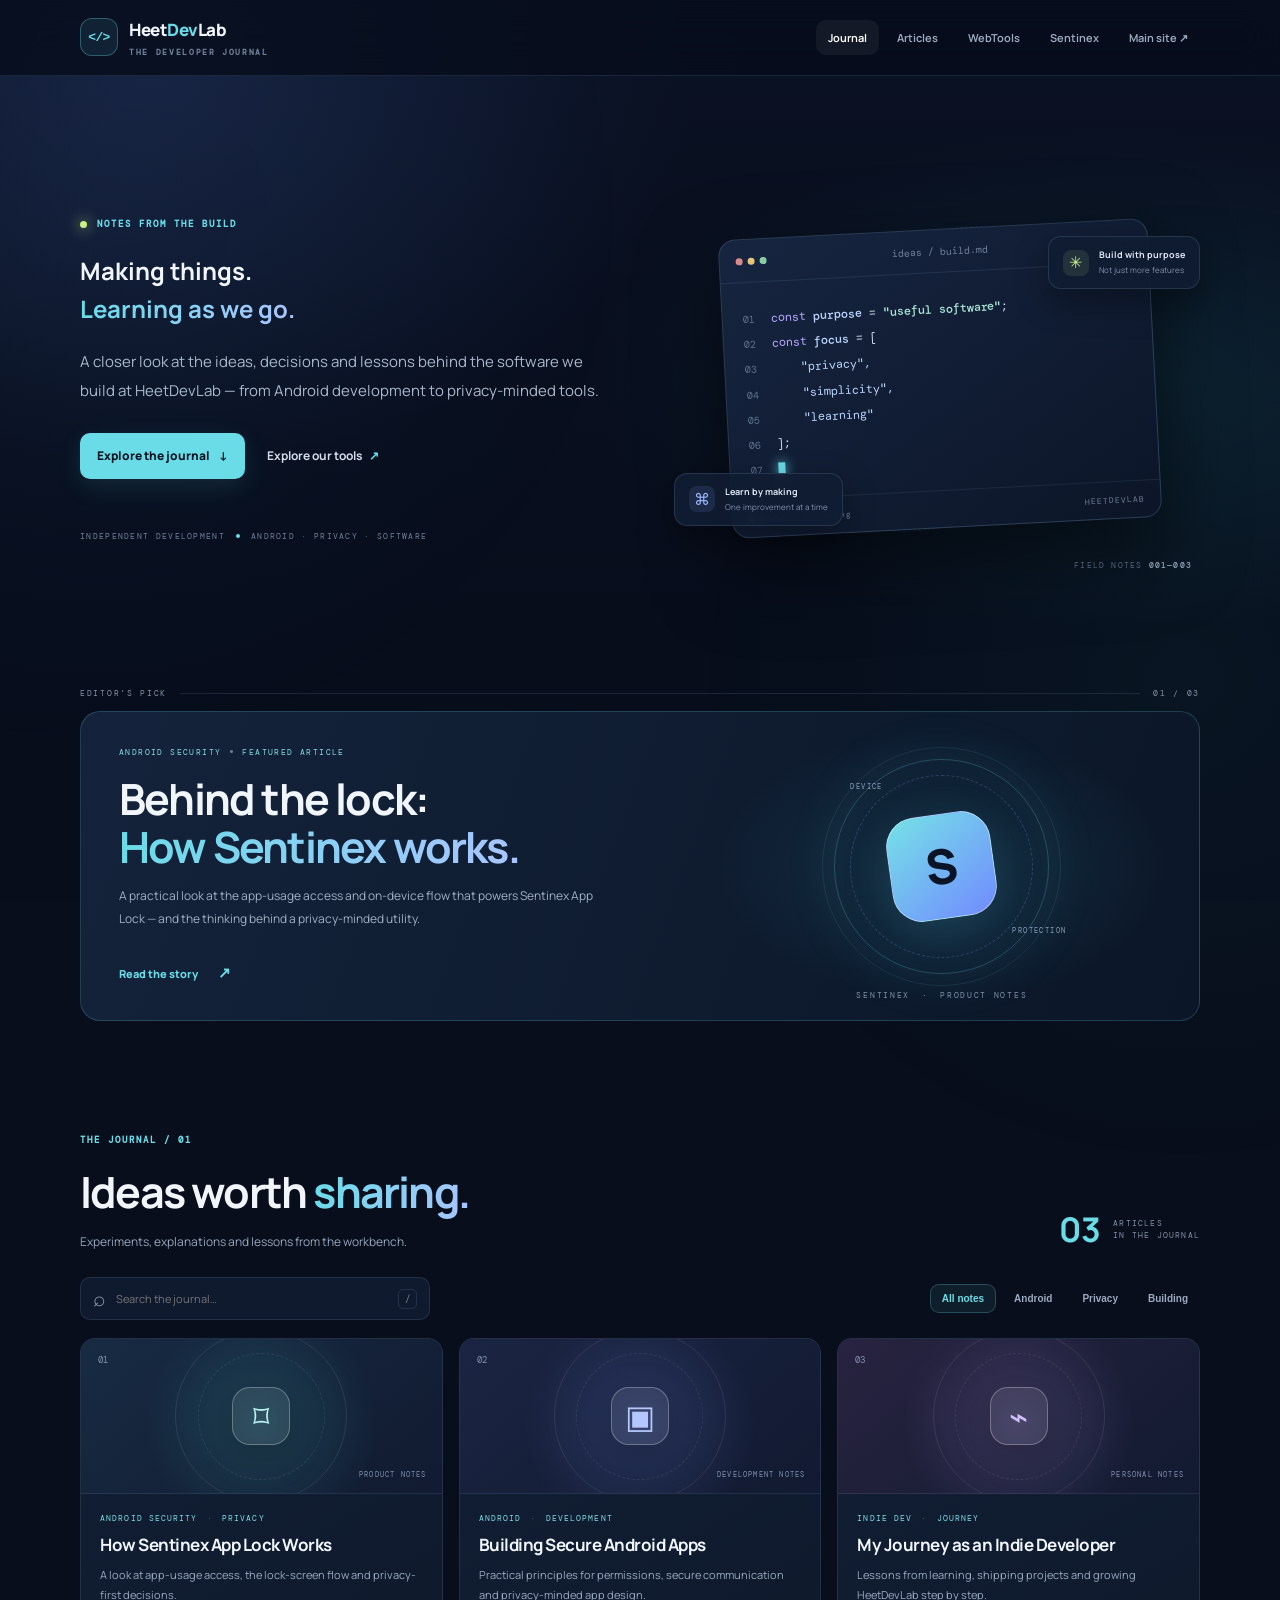
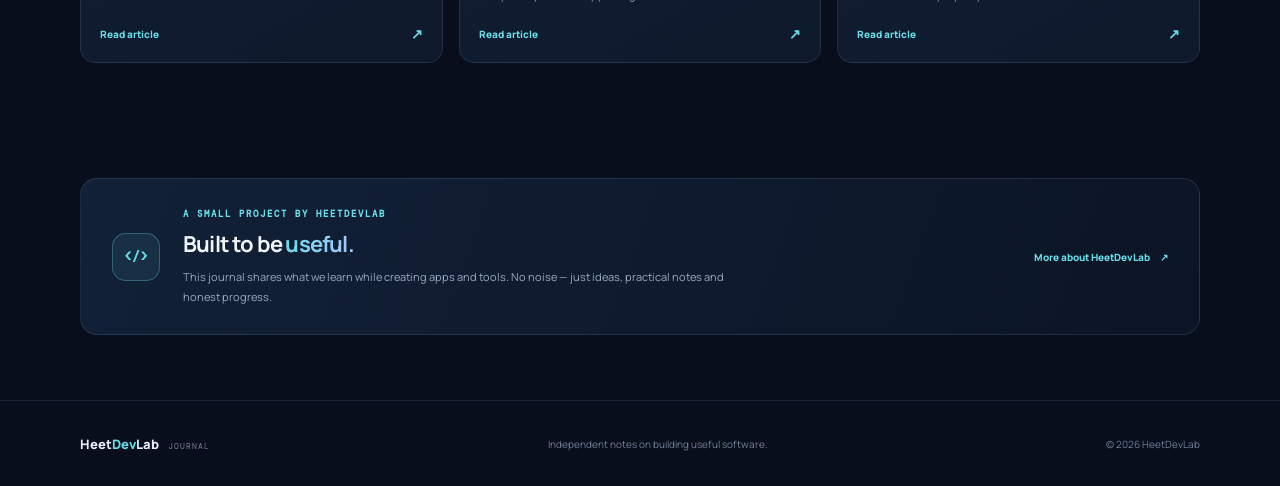
<file: index.html>
<!doctype html>
<html lang="en">
<head>
  <meta charset="utf-8">
  <meta name="viewport" content="width=device-width, initial-scale=1">
  <meta name="theme-color" content="#080e1b">
  <title>HeetDevLab Journal — Building software, learning in public</title>
  <meta name="description" content="The HeetDevLab journal: practical notes from building Android apps, privacy-focused tools and independent software.">
  <link rel="icon" href="../favicon.png">
  <link rel="preconnect" href="https://fonts.googleapis.com">
  <link rel="preconnect" href="https://fonts.gstatic.com" crossorigin>
  <link href="https://fonts.googleapis.com/css2?family=DM+Mono:wght@400;500&family=Manrope:wght@400;500;600;700;800&display=swap" rel="stylesheet">
  <link rel="stylesheet" href="assets/css/blog.css">
</head>
<body class="blog-home">
<header class="site-header">
  <div class="nav-wrap">
    <a class="brand" href="/Blog/" aria-label="HeetDevLab Journal home">
      <span class="brand-mark">&lt;/&gt;</span>
      <span class="brand-name">Heet<span>Dev</span>Lab<small>THE DEVELOPER JOURNAL</small></span>
    </a>
    <button class="menu-toggle" type="button" aria-label="Open navigation" aria-expanded="false">☰</button>
    <nav class="nav-links" aria-label="Main navigation">
      <a href="/Blog/" aria-current="page">Journal</a>
      <a href="#articles">Articles</a>
      <a href="/Webtools/">WebTools</a>
      <a href="/Sentinex/">Sentinex</a>
      <a href="/">Main site ↗</a>
    </nav>
  </div>
</header>

<main>
  <section class="home-hero container">
    <div class="hero-copy">
      <div class="eyebrow"><span class="live-dot"></span> NOTES FROM THE BUILD</div>
      <h1>Making things.<br><span class="gradient">Learning as we go.</span></h1>
      <p class="hero-intro">A closer look at the ideas, decisions and lessons behind the software we build at HeetDevLab — from Android development to privacy-minded tools.</p>
      <div class="hero-actions">
        <a class="button" href="#articles">Explore the journal <span aria-hidden="true">↓</span></a>
        <a class="text-link" href="/Webtools/">Explore our tools <span aria-hidden="true">↗</span></a>
      </div>
      <div class="hero-footnote"><span>INDEPENDENT DEVELOPMENT</span><i></i><span>ANDROID · PRIVACY · SOFTWARE</span></div>
    </div>
    <div class="hero-art" aria-label="Illustration of a developer workspace">
      <div class="art-glow"></div>
      <div class="art-orbit orbit-one"></div><div class="art-orbit orbit-two"></div>
      <div class="code-window">
        <div class="window-bar"><span class="window-dots"><i></i><i></i><i></i></span><span>ideas / build.md</span><span>•••</span></div>
        <div class="code-body">
          <div><em>01</em><span class="code-purple">const</span> <b>purpose</b> = <strong>"useful software"</strong>;</div>
          <div><em>02</em><span class="code-purple">const</span> <b>focus</b> = [</div>
          <div><em>03</em><span class="indent">"privacy",</span></div>
          <div><em>04</em><span class="indent">"simplicity",</span></div>
          <div><em>05</em><span class="indent">"learning"</span></div>
          <div><em>06</em>];</div>
          <div class="code-cursor"><em>07</em><span class="cursor"></span></div>
        </div>
        <div class="window-status"><span><i></i> Always building</span><span>HEETDEVLAB</span></div>
      </div>
      <div class="float-note note-top"><span class="note-icon">✳</span><span><b>Build with purpose</b><small>Not just more features</small></span></div>
      <div class="float-note note-bottom"><span class="note-icon note-blue">⌘</span><span><b>Learn by making</b><small>One improvement at a time</small></span></div>
      <div class="art-index">FIELD NOTES <b>001—003</b></div>
    </div>
  </section>

  <section class="container featured-section">
    <div class="section-kicker"><span>EDITOR'S PICK</span><span class="kicker-line"></span><span>01 / 03</span></div>
    <a class="featured-story" href="articles/how-sentinex-works.html">
      <div class="featured-copy">
        <div class="story-meta"><span>ANDROID SECURITY</span><span class="meta-dot"></span><span>FEATURED ARTICLE</span></div>
        <h2>Behind the lock:<br><span class="gradient">How Sentinex works.</span></h2>
        <p>A practical look at the app-usage access and on-device flow that powers Sentinex App Lock — and the thinking behind a privacy-minded utility.</p>
        <span class="story-cta">Read the story <b>↗</b></span>
      </div>
      <div class="featured-visual" aria-hidden="true">
        <div class="shield-ring"><div class="shield-core">S</div><span class="ring-label ring-label-a">DEVICE</span><span class="ring-label ring-label-b">PROTECTION</span></div>
        <div class="visual-caption">SENTINEX <span>·</span> PRODUCT NOTES</div>
      </div>
    </a>
  </section>

  <section class="container journal-section" id="articles">
    <div class="journal-heading">
      <div><div class="eyebrow">THE JOURNAL / 01</div><h2>Ideas worth <span class="gradient">sharing.</span></h2><p>Experiments, explanations and lessons from the workbench.</p></div>
      <div class="journal-total"><strong>03</strong><span>ARTICLES<br>IN THE JOURNAL</span></div>
    </div>
    <div class="article-toolbar">
      <label class="search-wrap"><span aria-hidden="true">⌕</span><input class="search" id="article-search" type="search" placeholder="Search the journal…" aria-label="Search articles"><kbd>/</kbd></label>
      <div class="filters" aria-label="Filter articles">
        <button class="filter active" data-filter="all">All notes</button>
        <button class="filter" data-filter="android">Android</button>
        <button class="filter" data-filter="privacy">Privacy</button>
        <button class="filter" data-filter="building">Building</button>
      </div>
    </div>
    <div class="article-grid">
      <a class="article-card" data-article data-category="privacy" href="articles/how-sentinex-works.html">
        <div class="card-visual visual-security"><span class="visual-symbol">⌑</span><span class="visual-number">01</span><span class="visual-stamp">PRODUCT NOTES</span></div>
        <div class="card-content"><div class="card-category">ANDROID SECURITY <span>·</span> PRIVACY</div><h3>How Sentinex App Lock Works</h3><p>A look at app-usage access, the lock-screen flow and privacy-first decisions.</p><span class="card-link">Read article <b>↗</b></span></div>
      </a>
      <a class="article-card" data-article data-category="android" href="articles/building-secure-android-apps.html">
        <div class="card-visual visual-android"><span class="visual-symbol">▣</span><span class="visual-number">02</span><span class="visual-stamp">DEVELOPMENT NOTES</span></div>
        <div class="card-content"><div class="card-category">ANDROID <span>·</span> DEVELOPMENT</div><h3>Building Secure Android Apps</h3><p>Practical principles for permissions, secure communication and privacy-minded app design.</p><span class="card-link">Read article <b>↗</b></span></div>
      </a>
      <a class="article-card" data-article data-category="building" href="articles/indie-developer-journey.html">
        <div class="card-visual visual-journey"><span class="visual-symbol">⌁</span><span class="visual-number">03</span><span class="visual-stamp">PERSONAL NOTES</span></div>
        <div class="card-content"><div class="card-category">INDIE DEV <span>·</span> JOURNEY</div><h3>My Journey as an Indie Developer</h3><p>Lessons from learning, shipping projects and growing HeetDevLab step by step.</p><span class="card-link">Read article <b>↗</b></span></div>
      </a>
    </div>
    <div class="empty-state" hidden>No matching articles found. Try another search or category.</div>
  </section>

  <section class="container about-strip">
    <div class="about-mark">&lt;/&gt;</div>
    <div class="about-copy"><div class="eyebrow">A SMALL PROJECT BY HEETDEVLAB</div><h2>Built to be <span class="gradient">useful.</span></h2><p>This journal shares what we learn while creating apps and tools. No noise — just ideas, practical notes and honest progress.</p></div>
    <a class="about-link" href="/">More about HeetDevLab <span>↗</span></a>
  </section>
</main>

<footer class="site-footer"><div class="footer-inner"><a class="footer-brand" href="/Blog/">Heet<span>Dev</span>Lab <small>JOURNAL</small></a><span>Independent notes on building useful software.</span><span>© 2026 HeetDevLab</span></div></footer>
<script src="assets/js/blog.js" defer></script>
</body></html>
</file>
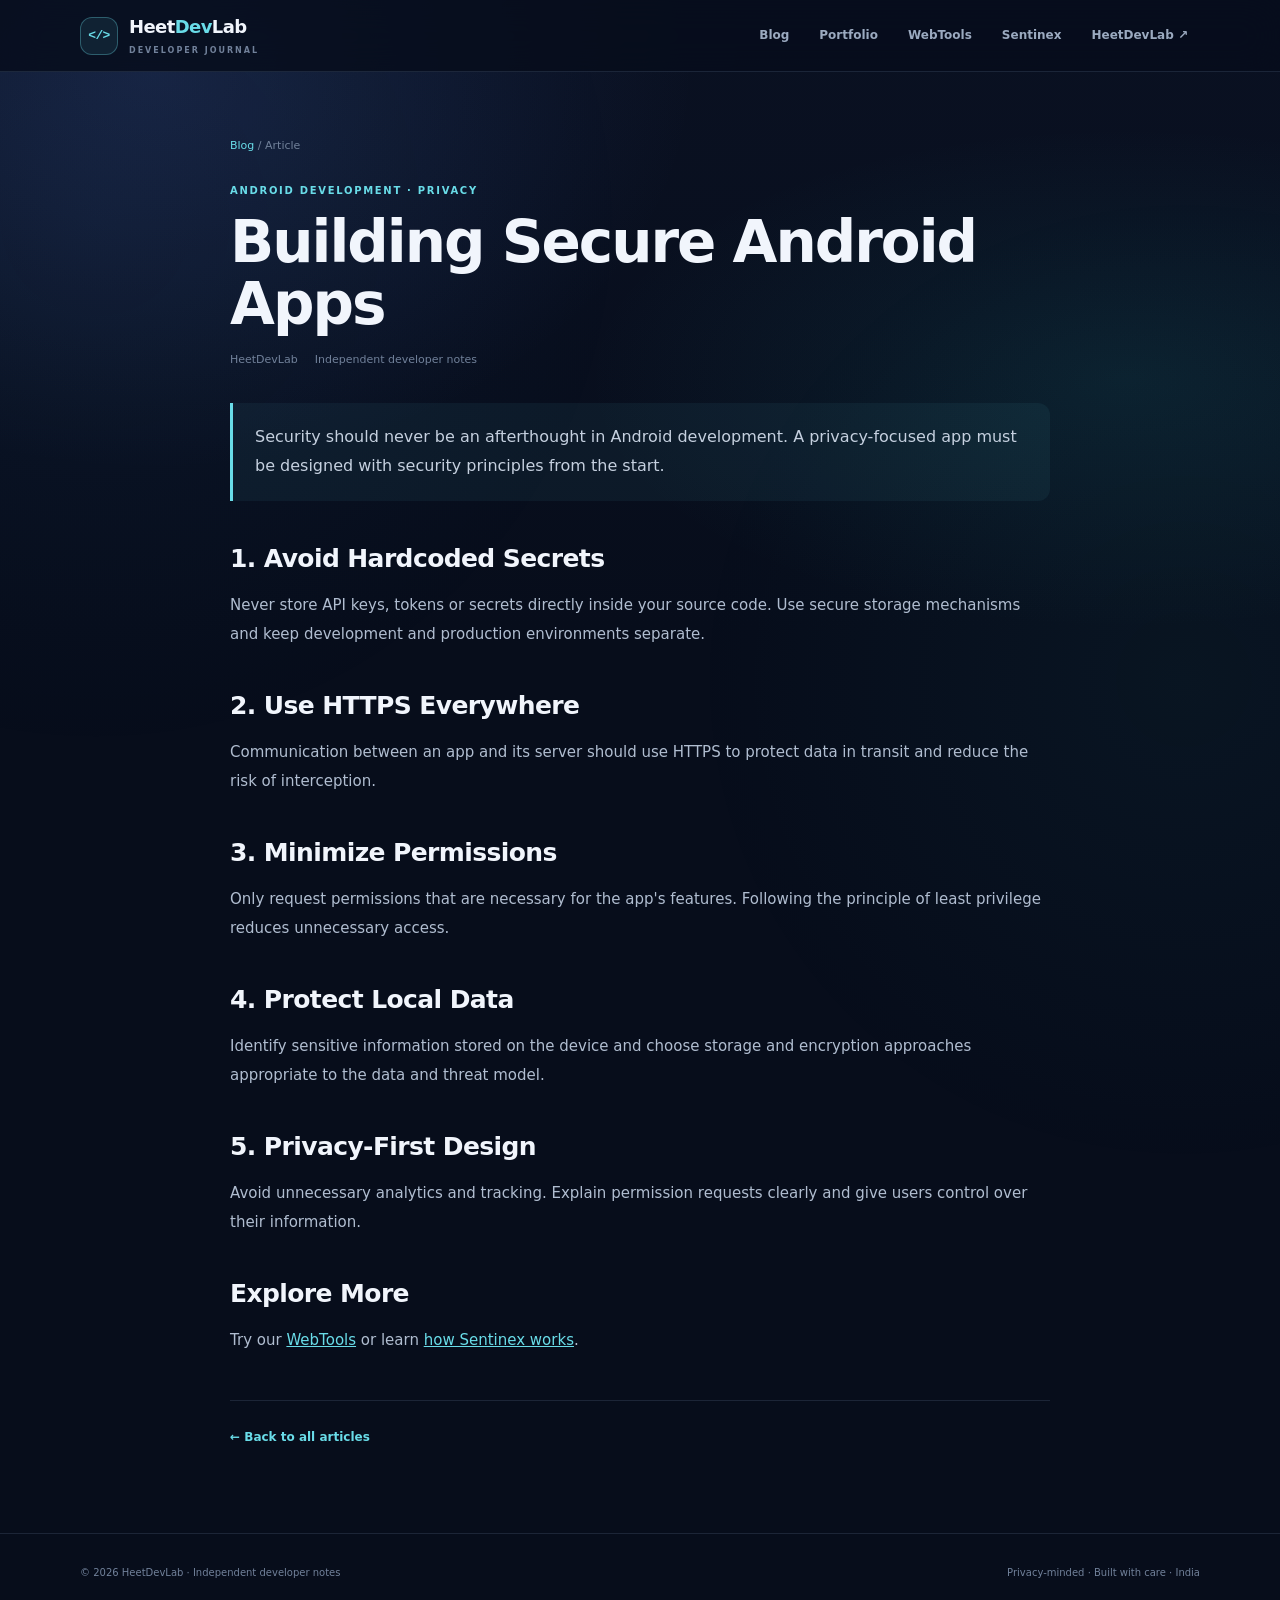
<file: building-secure-android-apps.html>
<!doctype html><html lang="en"><head><meta charset="utf-8"><meta name="viewport" content="width=device-width,initial-scale=1"><meta http-equiv="refresh" content="0;url=articles/building-secure-android-apps.html"><link rel="canonical" href="articles/building-secure-android-apps.html"><title>Building Secure Android Apps | HeetDevLab Blog</title><script>location.replace("articles/building-secure-android-apps.html"+location.search+location.hash)</script></head><body><p>This article has moved. <a href="articles/building-secure-android-apps.html">Continue to Building Secure Android Apps</a>.</p></body></html>
</file>
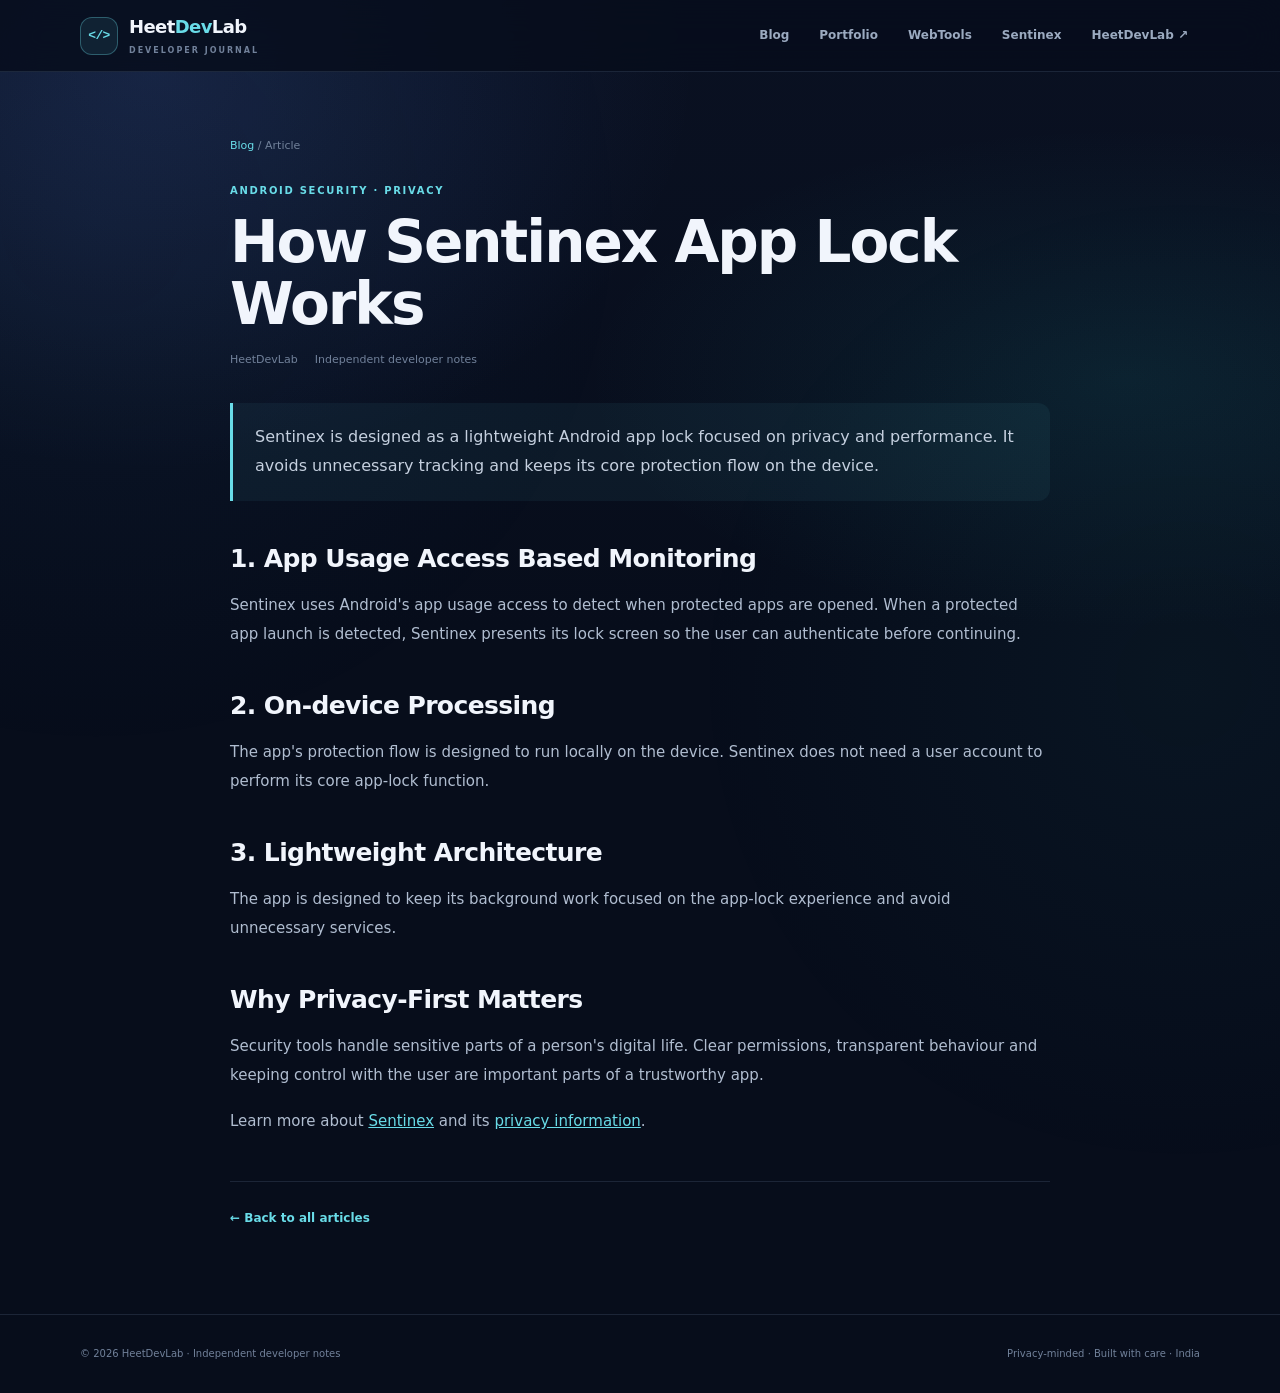
<file: how-sentinex-works.html>
<!doctype html><html lang="en"><head><meta charset="utf-8"><meta name="viewport" content="width=device-width,initial-scale=1"><meta http-equiv="refresh" content="0;url=articles/how-sentinex-works.html"><link rel="canonical" href="articles/how-sentinex-works.html"><title>How Sentinex App Lock Works | HeetDevLab Blog</title><script>location.replace("articles/how-sentinex-works.html"+location.search+location.hash)</script></head><body><p>This article has moved. <a href="articles/how-sentinex-works.html">Continue to How Sentinex App Lock Works</a>.</p></body></html>
</file>
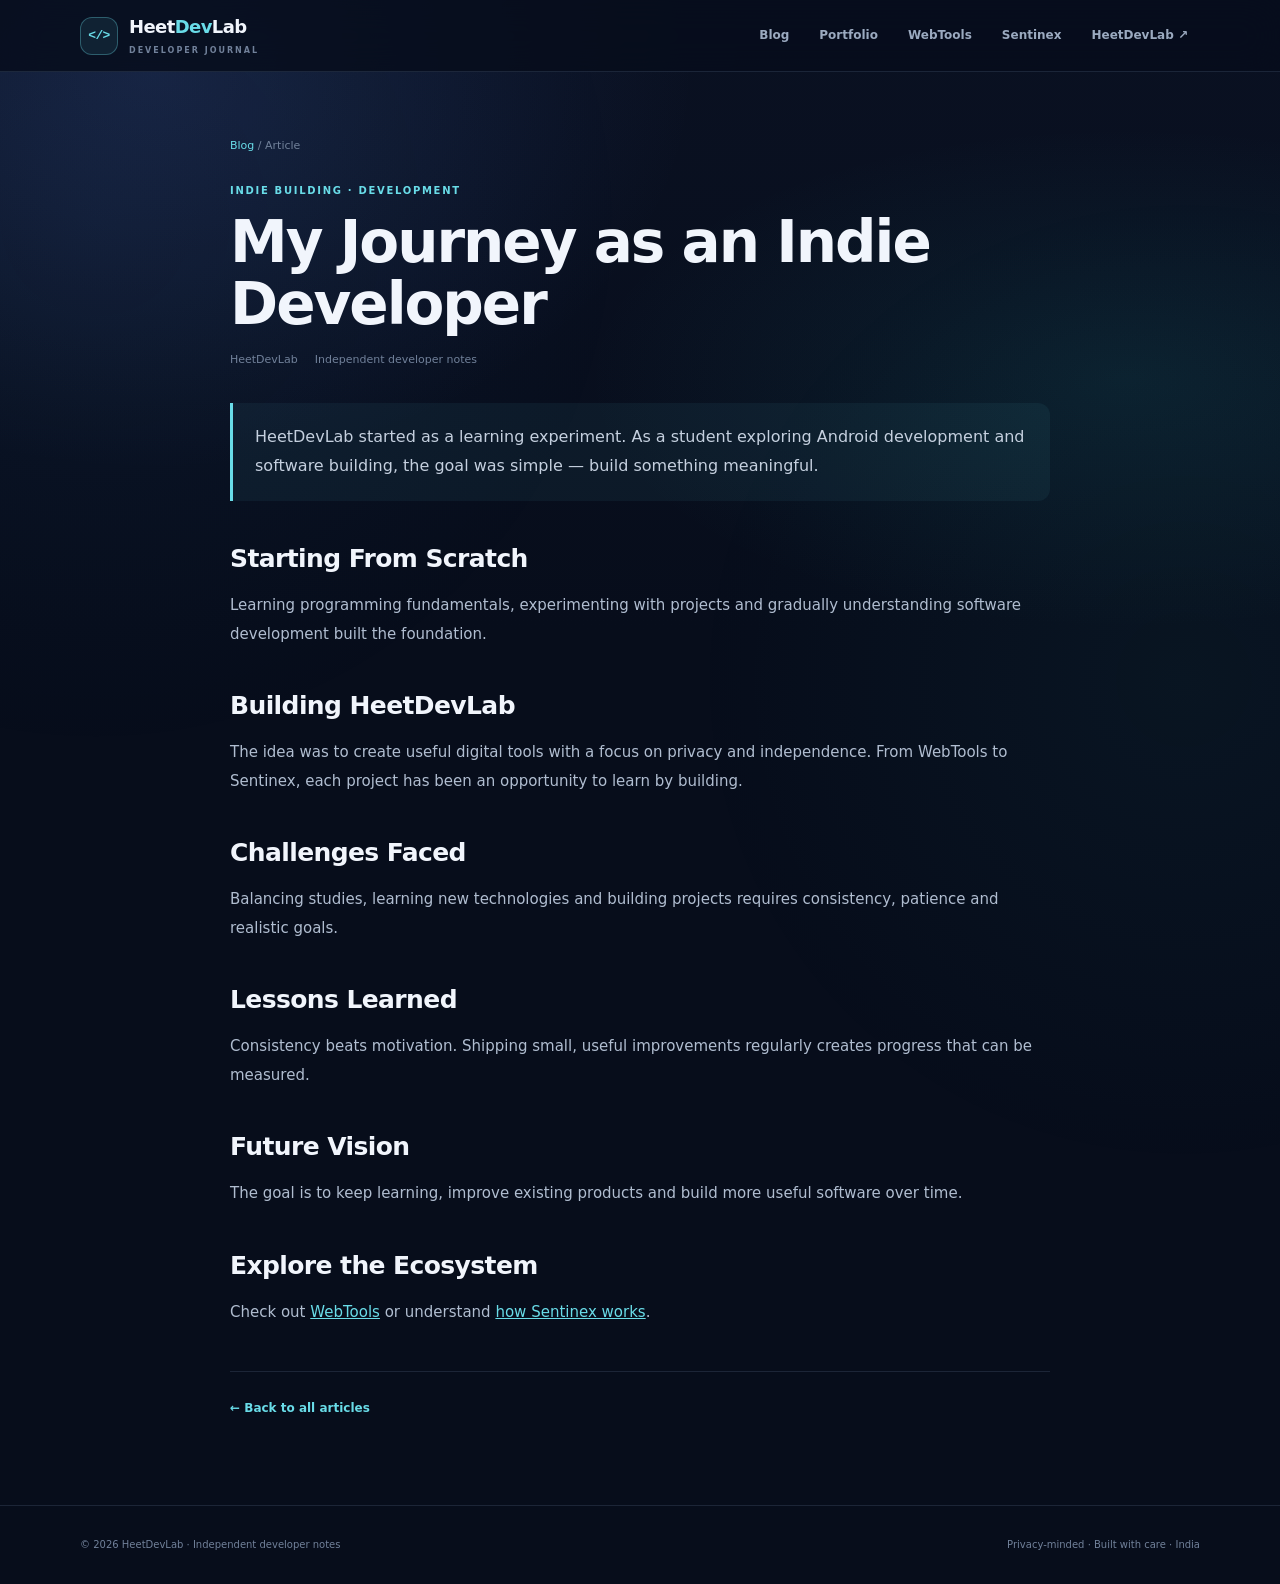
<file: indie-developer-journey.html>
<!doctype html><html lang="en"><head><meta charset="utf-8"><meta name="viewport" content="width=device-width,initial-scale=1"><meta http-equiv="refresh" content="0;url=articles/indie-developer-journey.html"><link rel="canonical" href="articles/indie-developer-journey.html"><title>My Journey as an Indie Developer | HeetDevLab Blog</title><script>location.replace("articles/indie-developer-journey.html"+location.search+location.hash)</script></head><body><p>This article has moved. <a href="articles/indie-developer-journey.html">Continue to My Journey as an Indie Developer</a>.</p></body></html>
</file>
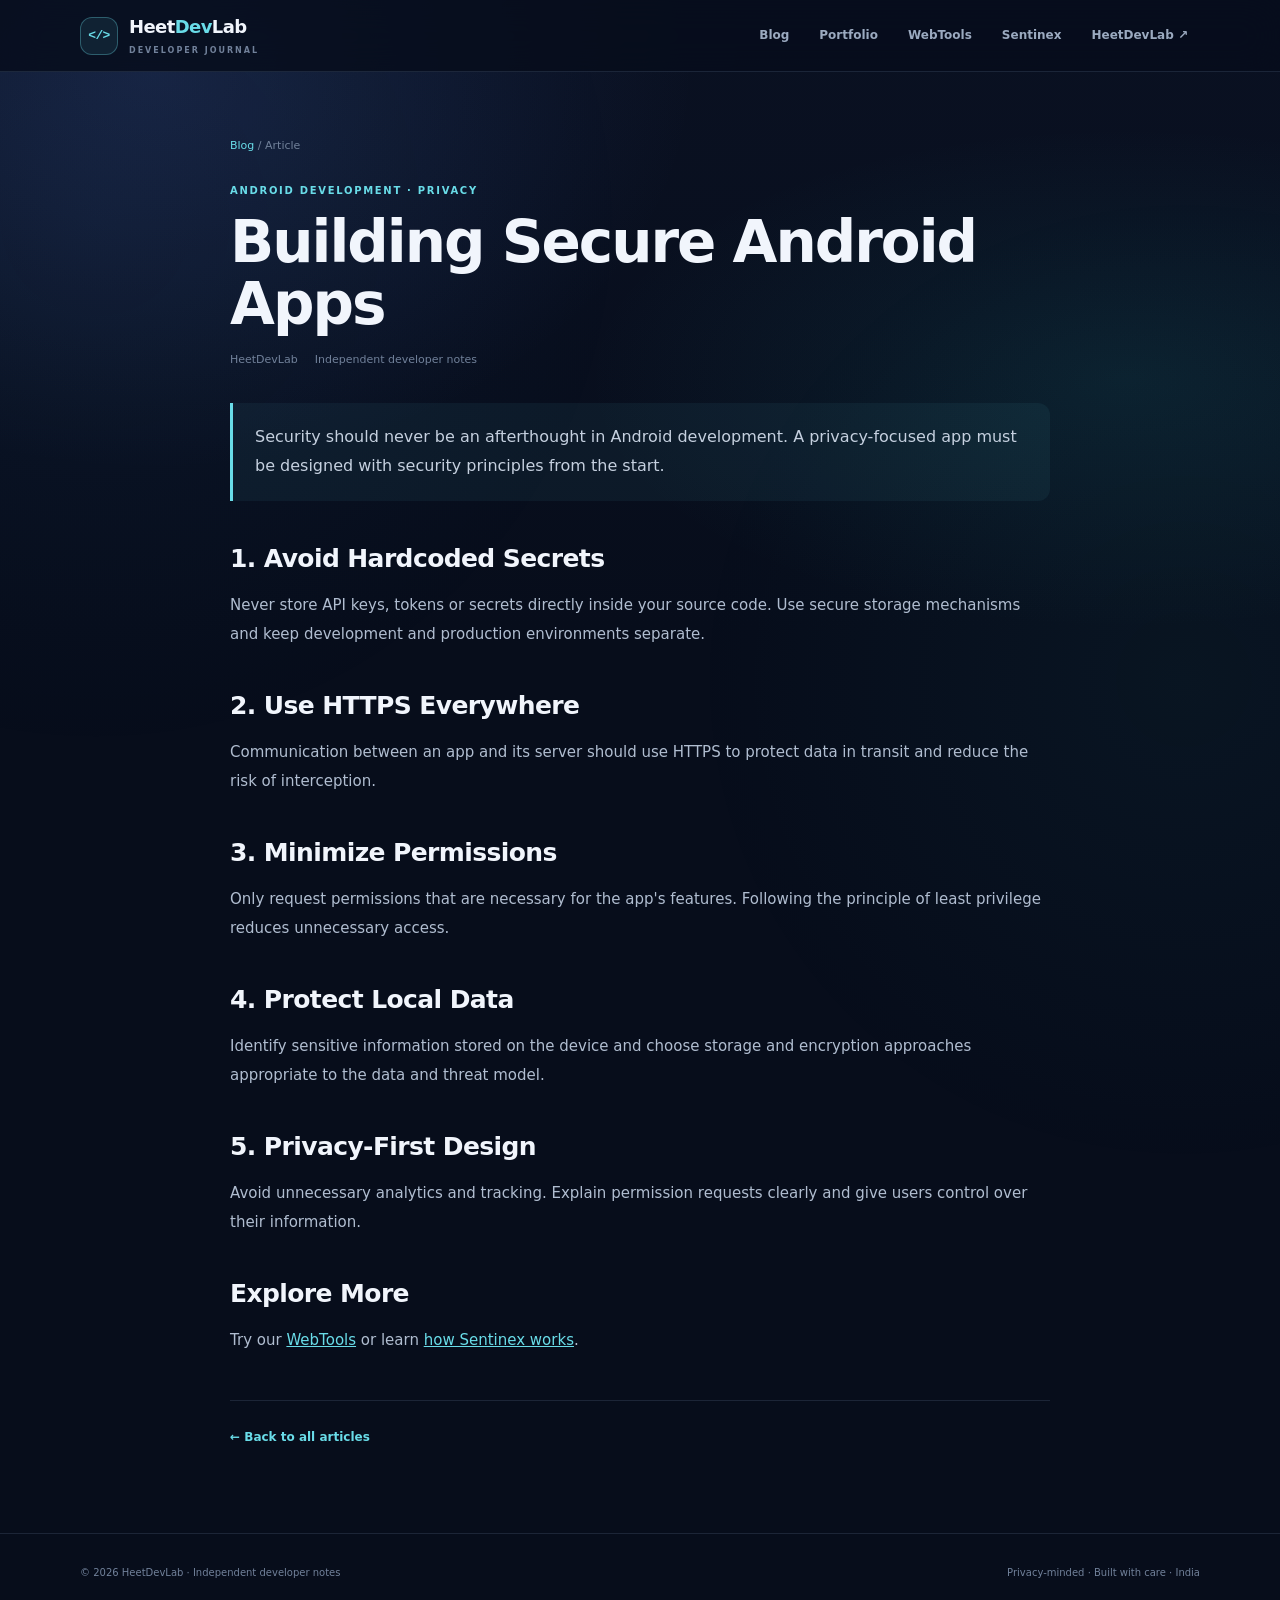
<file: articles/building-secure-android-apps.html>
<!doctype html><html lang="en"><head><meta charset="utf-8"><meta name="viewport" content="width=device-width,initial-scale=1"><meta name="theme-color" content="#070d1b"><title>Building Secure Android Apps | HeetDevLab Blog</title><meta name="description" content="Security should never be an afterthought in Android development. A privacy-focused app must be designed with security principles from the start."><link rel="icon" href="../../favicon.png"><link rel="stylesheet" href="../assets/css/blog.css"></head><body><header class="site-header"><div class="nav-wrap"><a class="brand" href="/Blog/" aria-label="HeetDevLab Blog home"><span class="brand-mark">&lt;/&gt;</span><span class="brand-name">Heet<span>Dev</span>Lab<small>DEVELOPER JOURNAL</small></span></a><button class="menu-toggle" type="button" aria-label="Open navigation" aria-expanded="false">☰</button><nav class="nav-links" aria-label="Main navigation"><a href="/Blog/" >Blog</a><a href="/portfolio/">Portfolio</a><a href="/Webtools/">WebTools</a><a href="/Sentinex/">Sentinex</a><a href="/">HeetDevLab ↗</a></nav></div></header><main class="article-shell"><div class="breadcrumbs"><a href="/Blog/">Blog</a> / Article</div><div class="post-category">Android development · Privacy</div><h1 class="post-title">Building Secure Android Apps</h1><div class="post-meta"><span>HeetDevLab</span><span>Independent developer notes</span></div><div class="post-lead">Security should never be an afterthought in Android development. A privacy-focused app must be designed with security principles from the start.</div><article class="post-content"><h2>1. Avoid Hardcoded Secrets</h2><p>Never store API keys, tokens or secrets directly inside your source code. Use secure storage mechanisms and keep development and production environments separate.</p><h2>2. Use HTTPS Everywhere</h2><p>Communication between an app and its server should use HTTPS to protect data in transit and reduce the risk of interception.</p><h2>3. Minimize Permissions</h2><p>Only request permissions that are necessary for the app's features. Following the principle of least privilege reduces unnecessary access.</p><h2>4. Protect Local Data</h2><p>Identify sensitive information stored on the device and choose storage and encryption approaches appropriate to the data and threat model.</p><h2>5. Privacy-First Design</h2><p>Avoid unnecessary analytics and tracking. Explain permission requests clearly and give users control over their information.</p><h2>Explore More</h2><p>Try our <a href="/Webtools/">WebTools</a> or learn <a href="how-sentinex-works.html">how Sentinex works</a>.</p></article><div class="post-footer"><a href="/Blog/">← Back to all articles</a></div></main><footer class="site-footer"><div class="footer-inner"><span>© 2026 HeetDevLab · Independent developer notes</span><span>Privacy-minded · Built with care · India</span></div></footer><script src="../assets/js/blog.js" defer></script></body></html>
</file>
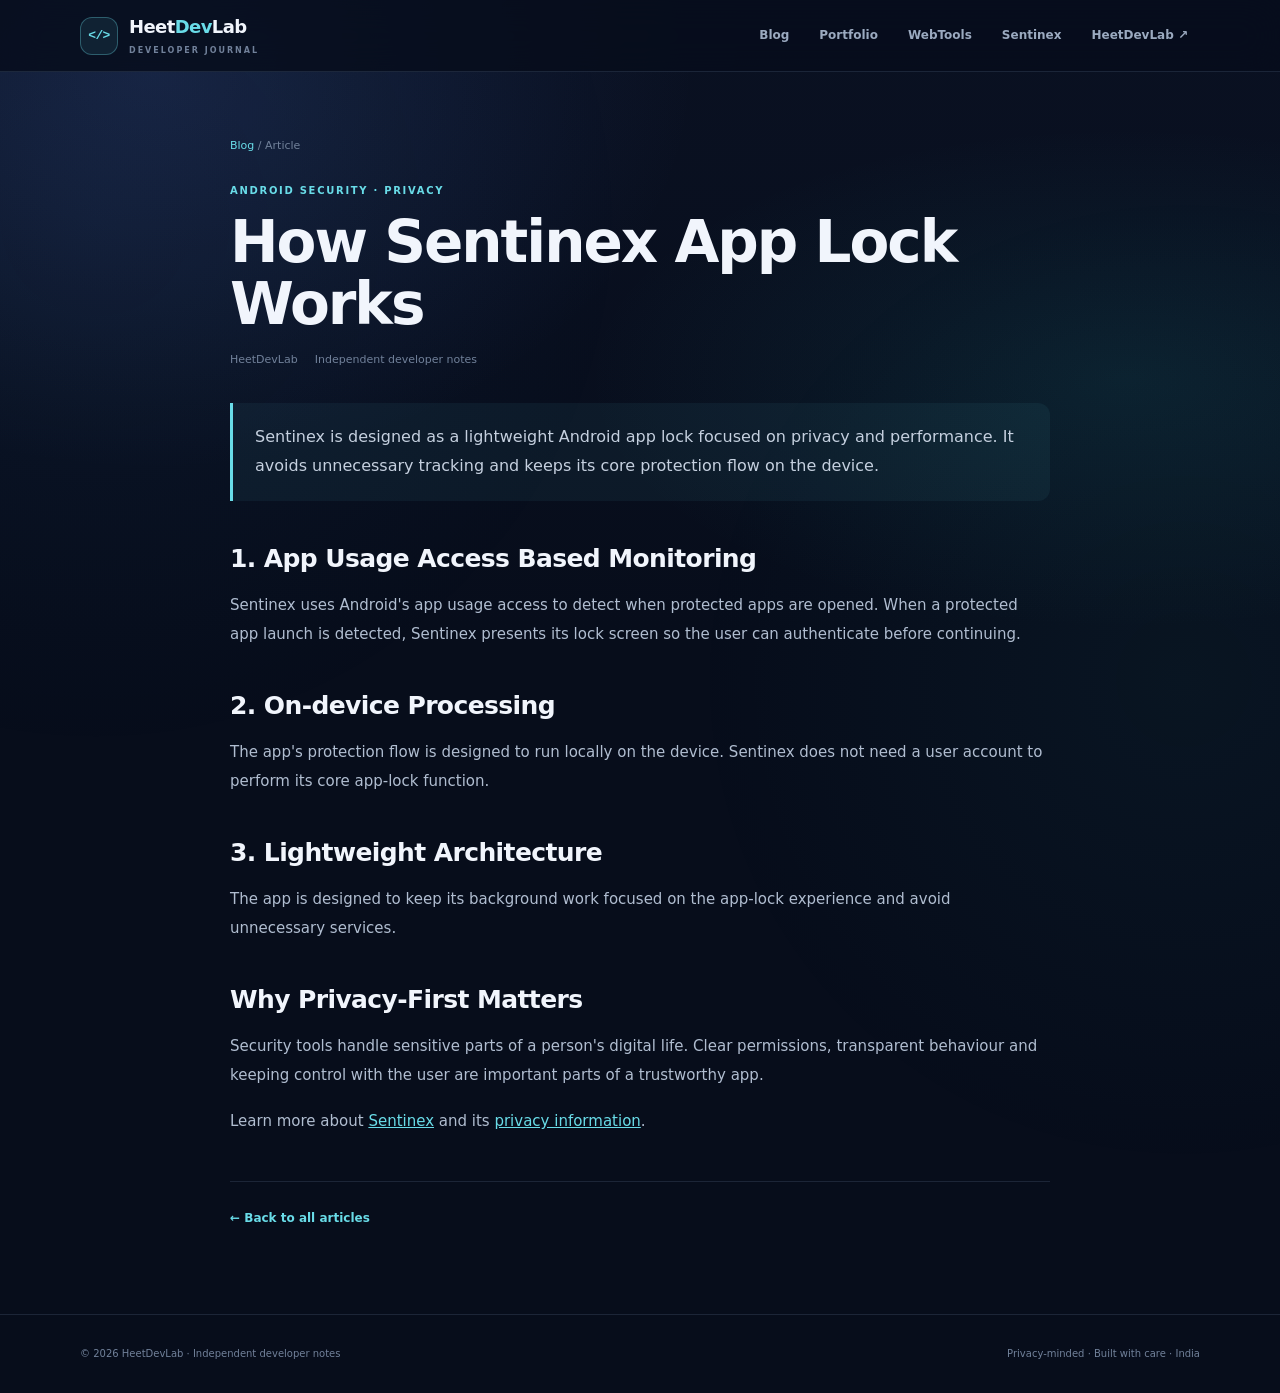
<file: articles/how-sentinex-works.html>
<!doctype html><html lang="en"><head><meta charset="utf-8"><meta name="viewport" content="width=device-width,initial-scale=1"><meta name="theme-color" content="#070d1b"><title>How Sentinex App Lock Works | HeetDevLab Blog</title><meta name="description" content="Sentinex is designed as a lightweight Android app lock focused on privacy and performance. It avoids unnecessary tracking and keeps its core protection flow on the device."><link rel="icon" href="../../favicon.png"><link rel="stylesheet" href="../assets/css/blog.css"></head><body><header class="site-header"><div class="nav-wrap"><a class="brand" href="/Blog/" aria-label="HeetDevLab Blog home"><span class="brand-mark">&lt;/&gt;</span><span class="brand-name">Heet<span>Dev</span>Lab<small>DEVELOPER JOURNAL</small></span></a><button class="menu-toggle" type="button" aria-label="Open navigation" aria-expanded="false">☰</button><nav class="nav-links" aria-label="Main navigation"><a href="/Blog/" >Blog</a><a href="/portfolio/">Portfolio</a><a href="/Webtools/">WebTools</a><a href="/Sentinex/">Sentinex</a><a href="/">HeetDevLab ↗</a></nav></div></header><main class="article-shell"><div class="breadcrumbs"><a href="/Blog/">Blog</a> / Article</div><div class="post-category">Android security · Privacy</div><h1 class="post-title">How Sentinex App Lock Works</h1><div class="post-meta"><span>HeetDevLab</span><span>Independent developer notes</span></div><div class="post-lead">Sentinex is designed as a lightweight Android app lock focused on privacy and performance. It avoids unnecessary tracking and keeps its core protection flow on the device.</div><article class="post-content"><h2>1. App Usage Access Based Monitoring</h2><p>Sentinex uses Android's app usage access to detect when protected apps are opened. When a protected app launch is detected, Sentinex presents its lock screen so the user can authenticate before continuing.</p><h2>2. On-device Processing</h2><p>The app's protection flow is designed to run locally on the device. Sentinex does not need a user account to perform its core app-lock function.</p><h2>3. Lightweight Architecture</h2><p>The app is designed to keep its background work focused on the app-lock experience and avoid unnecessary services.</p><h2>Why Privacy-First Matters</h2><p>Security tools handle sensitive parts of a person's digital life. Clear permissions, transparent behaviour and keeping control with the user are important parts of a trustworthy app.</p><p>Learn more about <a href="/Sentinex/">Sentinex</a> and its <a href="/Sentinex-Privacy/">privacy information</a>.</p></article><div class="post-footer"><a href="/Blog/">← Back to all articles</a></div></main><footer class="site-footer"><div class="footer-inner"><span>© 2026 HeetDevLab · Independent developer notes</span><span>Privacy-minded · Built with care · India</span></div></footer><script src="../assets/js/blog.js" defer></script></body></html>
</file>
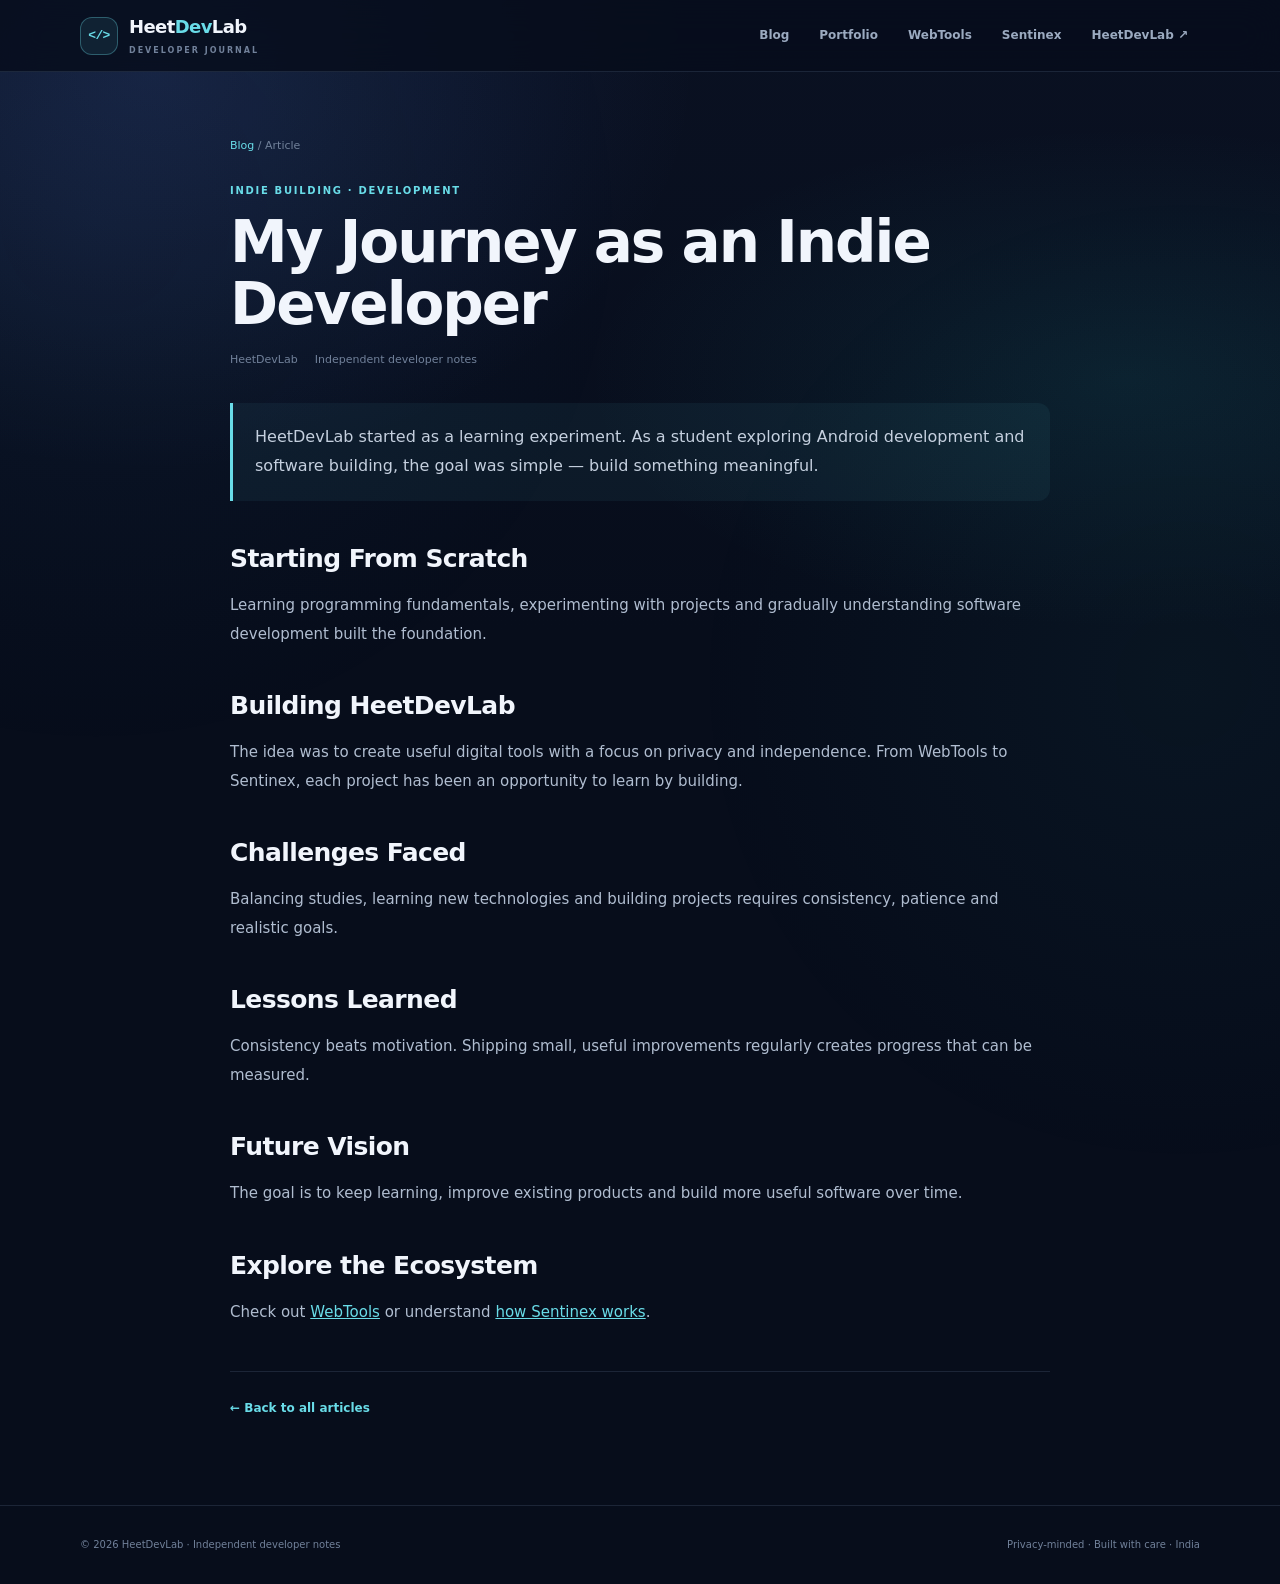
<file: articles/indie-developer-journey.html>
<!doctype html><html lang="en"><head><meta charset="utf-8"><meta name="viewport" content="width=device-width,initial-scale=1"><meta name="theme-color" content="#070d1b"><title>My Journey as an Indie Developer | HeetDevLab Blog</title><meta name="description" content="HeetDevLab started as a learning experiment. As a student exploring Android development and software building, the goal was simple — build something meaningful."><link rel="icon" href="../../favicon.png"><link rel="stylesheet" href="../assets/css/blog.css"></head><body><header class="site-header"><div class="nav-wrap"><a class="brand" href="/Blog/" aria-label="HeetDevLab Blog home"><span class="brand-mark">&lt;/&gt;</span><span class="brand-name">Heet<span>Dev</span>Lab<small>DEVELOPER JOURNAL</small></span></a><button class="menu-toggle" type="button" aria-label="Open navigation" aria-expanded="false">☰</button><nav class="nav-links" aria-label="Main navigation"><a href="/Blog/" >Blog</a><a href="/portfolio/">Portfolio</a><a href="/Webtools/">WebTools</a><a href="/Sentinex/">Sentinex</a><a href="/">HeetDevLab ↗</a></nav></div></header><main class="article-shell"><div class="breadcrumbs"><a href="/Blog/">Blog</a> / Article</div><div class="post-category">Indie building · Development</div><h1 class="post-title">My Journey as an Indie Developer</h1><div class="post-meta"><span>HeetDevLab</span><span>Independent developer notes</span></div><div class="post-lead">HeetDevLab started as a learning experiment. As a student exploring Android development and software building, the goal was simple — build something meaningful.</div><article class="post-content"><h2>Starting From Scratch</h2><p>Learning programming fundamentals, experimenting with projects and gradually understanding software development built the foundation.</p><h2>Building HeetDevLab</h2><p>The idea was to create useful digital tools with a focus on privacy and independence. From WebTools to Sentinex, each project has been an opportunity to learn by building.</p><h2>Challenges Faced</h2><p>Balancing studies, learning new technologies and building projects requires consistency, patience and realistic goals.</p><h2>Lessons Learned</h2><p>Consistency beats motivation. Shipping small, useful improvements regularly creates progress that can be measured.</p><h2>Future Vision</h2><p>The goal is to keep learning, improve existing products and build more useful software over time.</p><h2>Explore the Ecosystem</h2><p>Check out <a href="/Webtools/">WebTools</a> or understand <a href="how-sentinex-works.html">how Sentinex works</a>.</p></article><div class="post-footer"><a href="/Blog/">← Back to all articles</a></div></main><footer class="site-footer"><div class="footer-inner"><span>© 2026 HeetDevLab · Independent developer notes</span><span>Privacy-minded · Built with care · India</span></div></footer><script src="../assets/js/blog.js" defer></script></body></html>
</file>
<file: assets/css/blog.css>
:root{color-scheme:dark;--bg:#070d1b;--panel:#101a2e;--panel2:#14223b;--text:#f1f5fc;--muted:#9baac0;--soft:#71819a;--line:rgba(153,184,226,.14);--cyan:#69dce8;--blue:#8fb0ff;--lime:#c9ef85;--max:1120px}
*{box-sizing:border-box}html{scroll-behavior:smooth;scroll-padding-top:100px;overflow-x:clip}body{margin:0;min-width:320px;width:100%;overflow-x:clip;background:var(--bg);color:var(--text);font-family:Inter,"Segoe UI",system-ui,sans-serif;line-height:1.6}body:before{content:"";position:fixed;inset:0;z-index:-2;pointer-events:none;background:radial-gradient(ellipse at 12% 8%,rgba(77,112,205,.17),transparent 34%),radial-gradient(ellipse at 88% 42%,rgba(42,184,188,.10),transparent 34%),linear-gradient(180deg,#0a1122,#070d1b 70%)}
a{color:inherit}.site-header{position:sticky;top:0;z-index:100;height:72px;background:rgba(7,13,27,.82);border-bottom:1px solid var(--line);backdrop-filter:blur(18px);-webkit-backdrop-filter:blur(18px)}.nav-wrap{width:min(var(--max),calc(100% - 48px));height:100%;margin:auto;display:flex;align-items:center;justify-content:space-between;gap:20px}.brand{display:flex;align-items:center;gap:11px;text-decoration:none;font-weight:800;letter-spacing:-.6px}.brand-mark{width:38px;height:38px;display:grid;place-items:center;border:1px solid rgba(105,220,232,.32);border-radius:12px;background:rgba(105,220,232,.09);color:var(--cyan);font:700 13px ui-monospace,monospace}.brand-name{font-size:18px}.brand-name span{color:var(--cyan)}.brand small{display:block;margin-top:3px;color:var(--soft);font-size:8px;letter-spacing:2px}.nav-links{display:flex;align-items:center;gap:6px}.nav-links a{padding:9px 12px;border-radius:10px;text-decoration:none;color:var(--muted);font-size:12px;font-weight:650;transition:.2s}.nav-links a:hover,.nav-links a[aria-current=page]{background:rgba(255,255,255,.055);color:#fff}.menu-toggle{display:none;width:42px;height:42px;border:1px solid var(--line);border-radius:12px;background:var(--panel);color:var(--text);font-size:20px}
.container{width:min(var(--max),calc(100% - 48px));margin-inline:auto}.eyebrow,.label{color:var(--cyan);font-size:10px;font-weight:800;letter-spacing:2px;text-transform:uppercase}.hero{padding:92px 0 55px;display:grid;grid-template-columns:1.2fr .8fr;gap:40px;align-items:center}.hero h1{max-width:700px;margin:17px 0 18px;font-size:clamp(42px,6vw,72px);line-height:1.02;letter-spacing:-3.5px}.gradient{background:linear-gradient(100deg,var(--cyan),#a9c4ff);-webkit-background-clip:text;background-clip:text;color:transparent}.hero-copy>p{max-width:620px;color:var(--muted);font-size:16px;line-height:1.8}.hero-tags{display:flex;flex-wrap:wrap;gap:9px;margin-top:25px}.hero-tags span{padding:8px 12px;border:1px solid var(--line);border-radius:99px;background:rgba(17,29,50,.7);color:#c3cede;font-size:11px}.hero-visual{position:relative;min-height:300px;display:grid;place-items:center}.visual-orbit{position:absolute;width:260px;height:260px;border:1px solid rgba(105,220,232,.18);border-radius:50%;transform:rotate(-25deg)}.visual-orbit:after{content:"";position:absolute;inset:25px;border:1px dashed rgba(143,176,255,.2);border-radius:50%}.visual-card{width:min(320px,90%);padding:23px;border:1px solid var(--line);border-radius:20px;background:linear-gradient(145deg,#172641,#0e192c);box-shadow:0 28px 70px #0006;transform:rotate(-3deg)}.visual-top{display:flex;justify-content:space-between;color:var(--soft);font:10px ui-monospace,monospace}.visual-card strong{display:block;margin:28px 0 6px;font-size:27px;letter-spacing:-1px}.visual-card p{margin:0;color:var(--muted);font-size:12px}.visual-line{height:5px;margin-top:24px;border-radius:9px;background:linear-gradient(90deg,var(--cyan) 0 68%,#293750 68%)}
.featured{display:grid;grid-template-columns:1.2fr .8fr;gap:28px;align-items:center;padding:32px;border:1px solid rgba(105,220,232,.2);border-radius:22px;background:linear-gradient(120deg,rgba(20,36,62,.94),rgba(12,23,41,.9));overflow:hidden}.featured h2{margin:12px 0 10px;font-size:clamp(25px,3.5vw,38px);line-height:1.15;letter-spacing:-1px}.featured p{max-width:600px;margin:0;color:var(--muted);font-size:14px}.featured-art{min-height:190px;display:grid;place-items:center;position:relative}.featured-art .orb{width:155px;height:155px;border-radius:50%;border:1px solid rgba(105,220,232,.24);display:grid;place-items:center;box-shadow:0 0 60px rgba(105,220,232,.1)}.featured-art b{width:90px;height:90px;display:grid;place-items:center;border-radius:25px;background:linear-gradient(145deg,#72e1e7,#648bff);color:#071321;font-size:38px;box-shadow:0 15px 45px #0006}
.section{padding:76px 0 10px}.section-head{display:flex;align-items:end;justify-content:space-between;gap:20px;margin-bottom:24px}.section-head h2{margin:8px 0 0;font-size:34px;letter-spacing:-1.3px}.section-head p{margin:5px 0 0;color:var(--muted);font-size:13px}.article-count{color:var(--soft);font-size:10px;font-weight:800;letter-spacing:1.5px}.article-tools{display:flex;align-items:center;gap:12px;margin:0 0 20px}.search{width:min(340px,100%);height:44px;padding:0 14px;border:1px solid var(--line);border-radius:11px;background:#101a2e;color:var(--text);font:inherit;font-size:12px;outline:none}.search:focus{border-color:var(--cyan)}.filters{display:flex;flex-wrap:wrap;gap:6px}.filter{padding:8px 11px;border:1px solid transparent;border-radius:9px;background:transparent;color:var(--muted);font-size:11px;font-weight:700;cursor:pointer}.filter.active,.filter:hover{border-color:rgba(105,220,232,.25);background:rgba(105,220,232,.08);color:var(--cyan)}.article-grid{display:grid;grid-template-columns:repeat(3,minmax(0,1fr));gap:15px}.article-card{min-height:265px;display:flex;flex-direction:column;padding:21px;border:1px solid var(--line);border-radius:17px;background:linear-gradient(150deg,rgba(21,34,57,.94),rgba(13,23,40,.92));text-decoration:none;transition:transform .22s,border-color .22s,box-shadow .22s}.article-card:hover{transform:translateY(-4px);border-color:rgba(105,220,232,.4);box-shadow:0 16px 38px #0003}.card-top{display:flex;justify-content:space-between;align-items:center;color:var(--soft);font:10px ui-monospace,monospace}.card-icon{width:39px;height:39px;display:grid;place-items:center;margin:22px 0 17px;border-radius:12px;background:rgba(105,220,232,.1);font-size:19px}.card-category{color:var(--cyan);font-size:9px;font-weight:800;letter-spacing:1.4px;text-transform:uppercase}.article-card h3{margin:7px 0;font-size:19px;line-height:1.25;letter-spacing:-.45px}.article-card p{margin:0;color:var(--muted);font-size:12px;line-height:1.7}.card-link{display:flex;justify-content:space-between;align-items:center;margin-top:auto;padding-top:19px;color:var(--cyan);font-size:11px;font-weight:800}.empty-state{padding:35px;text-align:center;color:var(--muted);border:1px dashed var(--line);border-radius:15px}.topics{margin:75px 0 25px;padding:30px;border:1px solid var(--line);border-radius:20px;background:rgba(14,25,44,.7)}.topics h2{margin:8px 0 20px;font-size:27px}.topic-grid{display:grid;grid-template-columns:repeat(4,1fr);gap:18px}.topic-grid strong{font-size:13px}.topic-grid p{margin:6px 0 0;color:var(--muted);font-size:11px;line-height:1.7}.cta{padding:65px 15px 80px;text-align:center}.cta h2{margin:0;font-size:29px;letter-spacing:-.8px}.cta p{margin:9px 0 20px;color:var(--muted);font-size:13px}.button{display:inline-flex;align-items:center;justify-content:center;gap:9px;padding:12px 16px;border-radius:11px;background:var(--cyan);color:#071321;text-decoration:none;font-size:12px;font-weight:800}.button.secondary{margin-left:8px;border:1px solid var(--line);background:transparent;color:var(--text)}
.site-footer{border-top:1px solid var(--line)}.footer-inner{width:min(var(--max),calc(100% - 48px));min-height:78px;margin:auto;display:flex;align-items:center;justify-content:space-between;gap:15px;color:var(--soft);font-size:10px}
.article-shell{width:min(820px,calc(100% - 48px));margin:0 auto;padding:65px 0 85px}.breadcrumbs{margin-bottom:28px;color:var(--soft);font-size:11px}.breadcrumbs a{color:var(--cyan);text-decoration:none}.post-category{color:var(--cyan);font-size:10px;font-weight:800;letter-spacing:1.7px;text-transform:uppercase}.post-title{margin:12px 0 15px;font-size:clamp(36px,6vw,58px);line-height:1.08;letter-spacing:-2px}.post-meta{display:flex;flex-wrap:wrap;gap:10px 17px;margin-bottom:35px;color:var(--soft);font-size:11px}.post-lead{padding:20px 22px;border-left:3px solid var(--cyan);border-radius:0 12px 12px 0;background:rgba(105,220,232,.06);color:#c5d0df;font-size:16px;line-height:1.8}.post-content{margin-top:34px}.post-content h2{margin:38px 0 12px;font-size:25px;letter-spacing:-.6px}.post-content p{margin:0 0 18px;color:#b0bdd0;font-size:15px;line-height:1.9}.post-content a{color:var(--cyan)}.post-footer{margin-top:45px;padding-top:22px;border-top:1px solid var(--line)}.post-footer a{color:var(--cyan);text-decoration:none;font-size:12px;font-weight:800}
@media(max-width:800px){.menu-toggle{display:block}.nav-links{position:absolute;top:62px;left:16px;right:16px;display:none;flex-direction:column;align-items:stretch;padding:10px;border:1px solid var(--line);border-radius:15px;background:#0b1528;box-shadow:0 20px 45px #0008}.nav-links.open{display:flex}.nav-links a{padding:13px}.hero{grid-template-columns:1fr;padding:62px 0 35px;gap:8px}.hero h1{font-size:clamp(43px,11vw,64px);letter-spacing:-2.7px}.hero-copy>p{font-size:14px}.hero-visual{min-height:240px}.visual-orbit{width:210px;height:210px}.visual-card{width:min(300px,90%)}.featured{grid-template-columns:1fr;padding:24px;gap:10px}.featured-art{min-height:145px}.article-tools{align-items:stretch;flex-direction:column}.search{width:100%}.article-grid{grid-template-columns:repeat(2,minmax(0,1fr))}.topic-grid{grid-template-columns:repeat(2,1fr)}}
@media(max-width:540px){.nav-wrap,.container,.footer-inner{width:calc(100% - 32px)}.site-header{height:66px}.brand-mark{width:35px;height:35px}.brand-name{font-size:16px}.nav-links{top:59px}.hero{padding-top:50px}.hero h1{font-size:clamp(41px,12vw,55px)}.hero-visual{min-height:220px}.featured{padding:21px}.section{padding-top:58px}.section-head h2{font-size:29px}.article-grid{grid-template-columns:1fr}.article-card{min-height:220px}.topics{margin-top:58px;padding:23px}.topic-grid{grid-template-columns:1fr 1fr;gap:16px}.cta{padding:55px 0 65px}.cta h2{font-size:25px}.button{width:100%}.button.secondary{margin:9px 0 0}.footer-inner{min-height:95px;flex-direction:column;justify-content:center;text-align:center;padding:16px 0}.article-shell{width:calc(100% - 34px);padding:45px 0 65px}.post-title{font-size:39px;letter-spacing:-1.3px}.post-lead{font-size:14px;padding:17px}.post-content h2{font-size:22px}.post-content p{font-size:14px}}
@media(prefers-reduced-motion:reduce){*,*::before,*::after{scroll-behavior:auto!important;animation-duration:.01ms!important;transition-duration:.01ms!important}}


/* Homepage editorial art direction */
body.blog-home{font-family:Manrope,"Segoe UI",sans-serif;background:#080e1b}
.blog-home .site-header{height:76px}
.blog-home .brand-name{font-size:17px;letter-spacing:-.5px}
.blog-home .brand small{font-family:"DM Mono",monospace;font-size:8px;letter-spacing:1.65px}
.blog-home .nav-links a{font-size:11px}
.blog-home .home-hero{min-height:600px;padding-top:76px;padding-bottom:70px;display:grid;grid-template-columns:1.04fr .96fr;gap:35px;align-items:center}
.blog-home .eyebrow{display:flex;align-items:center;gap:10px;font-family:"DM Mono",monospace;font-size:9px;letter-spacing:2px}
.live-dot{width:7px;height:7px;border-radius:50%;background:#c9ef85;box-shadow:0 0 14px #c9ef85}
.blog-home .hero h1{font-size:clamp(46px,6.1vw,76px);line-height:1.04;letter-spacing:-4px;margin:22px 0 22px}
.blog-home .hero-intro{max-width:540px;font-size:15px;line-height:1.9;color:#aab8cb}
.hero-actions{display:flex;align-items:center;gap:22px;margin-top:28px}
.blog-home .button{padding:13px 17px;border-radius:10px;box-shadow:0 8px 24px rgba(105,220,232,.12)}
.text-link{color:#d4deeb;text-decoration:none;font-size:12px;font-weight:700}.text-link span{color:var(--cyan);margin-left:4px}
.hero-footnote{display:flex;align-items:center;gap:11px;margin-top:52px;color:#70809a;font:8px "DM Mono",monospace;letter-spacing:1.3px}.hero-footnote i{width:4px;height:4px;border-radius:50%;background:var(--cyan)}
.hero-art{height:390px;position:relative;display:grid;place-items:center;isolation:isolate}
.art-glow{position:absolute;width:330px;height:330px;border-radius:50%;background:radial-gradient(circle,rgba(65,177,204,.15),rgba(68,105,184,.07) 46%,transparent 72%);filter:blur(8px)}
.art-orbit{position:absolute;border:1px solid rgba(105,220,232,.13);border-radius:50%;transform:rotate(-25deg)}
.orbit-one{width:355px;height:250px}.orbit-two{width:275px;height:350px;transform:rotate(52deg);border-style:dashed;border-color:rgba(143,176,255,.14)}
.code-window{z-index:1;width:min(430px,94%);border:1px solid rgba(153,184,226,.2);border-radius:17px;background:linear-gradient(145deg,rgba(23,38,65,.97),rgba(12,22,40,.98));box-shadow:0 30px 80px #0008;transform:rotate(-3deg);overflow:hidden}
.window-bar{height:43px;padding:0 16px;display:flex;align-items:center;justify-content:space-between;border-bottom:1px solid rgba(153,184,226,.12);color:#71819a;font:10px "DM Mono",monospace}
.window-dots{display:flex;gap:5px}.window-dots i{width:7px;height:7px;border-radius:50%;background:#d78b8b}.window-dots i:nth-child(2){background:#e4c477}.window-dots i:nth-child(3){background:#88cda4}
.code-body{padding:24px 20px 20px;color:#d6e2f1;font:12px/2.1 "DM Mono",monospace}.code-body em{display:inline-block;width:28px;color:#62748f;font-style:normal;font-size:10px}.code-body b{font-weight:500;color:#b9d4ff}.code-body strong{font-weight:500;color:#a7e4d5}.code-purple{color:#b9a8ff}.indent{padding-left:28px;color:#b9d4ff}.code-cursor{height:22px}.cursor{display:inline-block;width:7px;height:14px;vertical-align:middle;background:var(--cyan);box-shadow:0 0 12px var(--cyan);animation:cursorblink 1.2s steps(2,start) infinite}
@keyframes cursorblink{to{visibility:hidden}}
.window-status{height:37px;padding:0 16px;display:flex;align-items:center;justify-content:space-between;border-top:1px solid rgba(153,184,226,.1);color:#71819a;font:8px "DM Mono",monospace;letter-spacing:1px}.window-status span:first-child{display:flex;align-items:center;gap:7px}.window-status i{width:6px;height:6px;border-radius:50%;background:#c9ef85}
.float-note{position:absolute;z-index:2;display:flex;align-items:center;gap:10px;padding:11px 14px;border:1px solid rgba(153,184,226,.16);border-radius:13px;background:rgba(17,29,50,.92);box-shadow:0 12px 35px #0005;backdrop-filter:blur(10px)}
.float-note b{display:block;color:#dce6f4;font-size:9px}.float-note small{display:block;margin-top:2px;color:#8292aa;font-size:8px}.note-icon{width:26px;height:26px;display:grid;place-items:center;border-radius:8px;background:rgba(201,239,133,.1);color:#c9ef85}.note-blue{background:rgba(143,176,255,.12);color:#9db9ff}
.note-top{top:52px;right:0}.note-bottom{bottom:48px;left:-5px}.art-index{position:absolute;bottom:4px;right:8px;color:#65758f;font:8px "DM Mono",monospace;letter-spacing:1.2px}.art-index b{color:#a7b8d0;font-weight:500}
.featured-section{padding:12px 0 20px}
.section-kicker{display:flex;align-items:center;gap:13px;margin-bottom:13px;color:#8494ad;font:8px "DM Mono",monospace;letter-spacing:1.7px}.kicker-line{height:1px;flex:1;background:var(--line)}
.featured-story{min-height:310px;display:grid;grid-template-columns:1.08fr .92fr;overflow:hidden;border:1px solid rgba(105,220,232,.2);border-radius:20px;background:linear-gradient(110deg,#14233b,#0d1a2d 70%,#0b1728);text-decoration:none;transition:border-color .2s,transform .2s}
.featured-story:hover{border-color:rgba(105,220,232,.45);transform:translateY(-2px)}
.featured-copy{padding:34px 38px;align-self:center}.story-meta{display:flex;align-items:center;gap:9px;color:#82dce4;font:8px "DM Mono",monospace;letter-spacing:1.4px}.meta-dot{width:3px;height:3px;border-radius:50%;background:#71819a}
.featured-copy h2{margin:18px 0 13px;font-size:clamp(28px,4vw,43px);line-height:1.13;letter-spacing:-1.8px}.featured-copy p{max-width:480px;color:#a1b0c4;font-size:12px;line-height:1.9}.story-cta{display:inline-flex;align-items:center;gap:20px;margin-top:19px;color:var(--cyan);font-size:11px;font-weight:800}.story-cta b{font-size:15px}
.featured-visual{min-height:280px;position:relative;display:grid;place-items:center;overflow:hidden;background:radial-gradient(ellipse at center,rgba(70,190,205,.13),transparent 62%)}
.shield-ring{width:215px;height:215px;position:relative;display:grid;place-items:center;border:1px solid rgba(105,220,232,.25);border-radius:50%;box-shadow:0 0 60px rgba(105,220,232,.08),inset 0 0 45px rgba(105,220,232,.04)}
.shield-ring:before,.shield-ring:after{content:"";position:absolute;inset:15px;border:1px dashed rgba(143,176,255,.24);border-radius:50%}.shield-ring:after{inset:-13px;border-style:solid;border-color:rgba(105,220,232,.1)}
.shield-core{width:105px;height:105px;display:grid;place-items:center;border:1px solid rgba(255,255,255,.4);border-radius:30px;background:linear-gradient(145deg,#75e1e6,#718bff);color:#091427;font-size:48px;font-weight:800;box-shadow:0 18px 50px rgba(67,167,201,.2);transform:rotate(-8deg)}
.ring-label{position:absolute;color:#8ba1ba;font:7px "DM Mono",monospace;letter-spacing:1.4px}.ring-label-a{top:22px;left:15px}.ring-label-b{right:-18px;bottom:38px}.visual-caption{position:absolute;bottom:20px;color:#7e90aa;font:8px "DM Mono",monospace;letter-spacing:1.7px}.visual-caption span{color:var(--cyan);padding:0 5px}
.journal-section{padding-top:92px;padding-bottom:30px}
.journal-heading{display:flex;align-items:end;justify-content:space-between;margin-bottom:26px}.journal-heading h2{margin:11px 0 5px;font-size:clamp(31px,4vw,43px);letter-spacing:-1.8px}.journal-heading p{margin:0;color:#96a6bd;font-size:12px}
.journal-total{display:flex;align-items:center;gap:12px;padding-bottom:5px}.journal-total strong{color:var(--cyan);font-size:34px;line-height:1}.journal-total span{color:#8090a8;font:8px/1.5 "DM Mono",monospace;letter-spacing:1.2px}
.article-toolbar{display:flex;align-items:center;justify-content:space-between;gap:16px;margin-bottom:18px}
.search-wrap{width:min(350px,100%);height:43px;display:flex;align-items:center;gap:10px;padding:0 12px;border:1px solid rgba(153,184,226,.14);border-radius:10px;background:#101a2e;color:#8c9bb1}.search-wrap>span{font-size:21px}.search-wrap .search{width:100%;height:100%;padding:0;border:0;background:transparent;font-size:11px}.search-wrap kbd{padding:3px 6px;border:1px solid var(--line);border-radius:5px;color:#74849d;font:9px "DM Mono",monospace}
.blog-home .filters{justify-content:flex-end}.blog-home .filter{font-size:10px}
.blog-home .article-grid{grid-template-columns:repeat(3,minmax(0,1fr));gap:16px}
.blog-home .article-card{min-height:0;padding:0;overflow:hidden;border-radius:15px;background:linear-gradient(150deg,#121f35,#0e192b);transition:transform .25s,border-color .25s,box-shadow .25s}
.blog-home .article-card:hover{transform:translateY(-5px);border-color:rgba(105,220,232,.38);box-shadow:0 20px 42px #0004}
.card-visual{height:155px;position:relative;display:grid;place-items:center;overflow:hidden;border-bottom:1px solid rgba(153,184,226,.1)}
.card-visual:before,.card-visual:after{content:"";position:absolute;width:170px;height:170px;border:1px solid rgba(255,255,255,.09);border-radius:50%}.card-visual:after{width:125px;height:125px;border-style:dashed}
.visual-security{background:radial-gradient(circle at 50% 55%,rgba(73,194,194,.2),transparent 58%),linear-gradient(140deg,#172b42,#111a30)}
.visual-android{background:radial-gradient(circle at 50% 55%,rgba(105,132,225,.24),transparent 58%),linear-gradient(140deg,#1b2442,#111a30)}
.visual-journey{background:radial-gradient(circle at 50% 55%,rgba(177,151,235,.2),transparent 58%),linear-gradient(140deg,#282340,#111a30)}
.visual-symbol{z-index:1;width:58px;height:58px;display:grid;place-items:center;border:1px solid rgba(255,255,255,.28);border-radius:18px;background:rgba(255,255,255,.08);color:#b6f0ee;font-size:32px;box-shadow:0 10px 35px #0004}
.visual-android .visual-symbol{color:#b6c7ff}.visual-journey .visual-symbol{color:#d3c0ff}
.visual-number{position:absolute;top:15px;left:17px;color:#8093ae;font:9px "DM Mono",monospace}.visual-stamp{position:absolute;right:15px;bottom:14px;color:#8093ae;font:7px "DM Mono",monospace;letter-spacing:1.2px}
.card-content{padding:19px 19px 17px;display:flex;flex-direction:column;flex:1}.blog-home .card-category{font:8px "DM Mono",monospace;letter-spacing:1.1px;color:#7ddce4}.card-category span{color:#61738e;padding:0 3px}
.blog-home .article-card h3{margin:11px 0 8px;font-size:17px;line-height:1.35;letter-spacing:-.5px}.blog-home .article-card p{font-size:11px;line-height:1.8;color:#9baac0}.blog-home .card-link{padding-top:18px;font-size:10px}.blog-home .card-link b{font-size:14px}
.about-strip{margin-top:85px;margin-bottom:65px;padding:28px 31px;display:grid;grid-template-columns:52px 1fr auto;align-items:center;gap:19px;border:1px solid var(--line);border-radius:17px;background:linear-gradient(110deg,rgba(20,35,59,.9),rgba(12,22,39,.9))}
.about-mark{width:48px;height:48px;display:grid;place-items:center;border:1px solid rgba(105,220,232,.3);border-radius:14px;background:rgba(105,220,232,.08);color:var(--cyan);font:700 13px "DM Mono",monospace}
.about-copy h2{margin:5px 0;font-size:22px;letter-spacing:-.8px}.about-copy p{max-width:560px;margin:0;color:#9baac0;font-size:11px;line-height:1.8}
.about-link{white-space:nowrap;color:var(--cyan);text-decoration:none;font-size:10px;font-weight:800}.about-link span{margin-left:8px}
.blog-home .footer-inner{width:min(var(--max),calc(100% - 48px));min-height:85px}.footer-brand{color:#e7eef8;text-decoration:none;font-size:13px;font-weight:800}.footer-brand span{color:var(--cyan)}.footer-brand small{margin-left:6px;color:#71819a;font:8px "DM Mono",monospace;letter-spacing:1px}
.blog-home [hidden]{display:none!important}
@media(max-width:850px){.blog-home .home-hero{min-height:0;padding-top:65px;grid-template-columns:1fr 1fr;gap:12px}.blog-home .hero h1{font-size:clamp(42px,6.5vw,59px);letter-spacing:-2.8px}.hero-art{height:330px}.code-window{width:100%}.note-top{right:-4px}.note-bottom{left:-8px}.blog-home .article-grid{grid-template-columns:repeat(2,minmax(0,1fr))}.blog-home .article-card:last-child{grid-column:1/-1}.blog-home .article-card:last-child .card-visual{height:135px}.blog-home .article-card:last-child .card-content{min-height:185px}}
@media(max-width:620px){.blog-home .site-header{height:66px}.blog-home .nav-wrap{width:calc(100% - 32px)}.blog-home .nav-links{top:59px}.blog-home .home-hero{width:calc(100% - 36px);padding-top:49px;padding-bottom:38px;grid-template-columns:1fr;gap:4px}.blog-home .hero h1{font-size:clamp(43px,11.5vw,58px);letter-spacing:-2.6px;margin:17px 0}.blog-home .hero-intro{font-size:13px;line-height:1.85}.hero-actions{gap:17px;margin-top:22px}.hero-actions .button{width:auto}.hero-footnote{margin-top:32px;flex-wrap:wrap;font-size:7px}.hero-art{height:300px;margin-top:12px}.code-window{width:min(390px,88%)}.code-body{padding:18px 15px;font-size:10px}.note-top{top:18px;right:0}.note-bottom{bottom:29px;left:0}.float-note{padding:9px 10px}.float-note b{font-size:8px}.float-note small{font-size:7px}.art-orbit.orbit-one{width:300px;height:220px}.art-orbit.orbit-two{width:235px;height:300px}.blog-home .container{width:calc(100% - 34px)}.featured-section{padding-top:8px}.featured-story{grid-template-columns:1fr}.featured-copy{padding:25px 23px 15px}.featured-copy h2{font-size:32px}.featured-copy p{font-size:11px}.featured-visual{min-height:225px}.shield-ring{width:170px;height:170px}.shield-core{width:82px;height:82px;font-size:39px;border-radius:24px}.journal-section{padding-top:67px}.journal-heading{align-items:end;gap:10px}.journal-heading h2{font-size:31px}.journal-heading p{max-width:245px;font-size:11px}.journal-total{gap:7px}.journal-total strong{font-size:28px}.journal-total span{font-size:7px}.article-toolbar{align-items:stretch;flex-direction:column}.search-wrap{width:100%}.blog-home .filters{justify-content:flex-start;gap:3px}.blog-home .filter{padding:8px 9px;font-size:9px}.blog-home .article-grid{grid-template-columns:1fr;gap:12px}.blog-home .article-card:last-child{grid-column:auto}.card-visual{height:145px}.blog-home .article-card:last-child .card-visual{height:145px}.blog-home .article-card:last-child .card-content{min-height:0}.blog-home .article-card h3{font-size:18px}.blog-home .article-card p{font-size:11px}.about-strip{margin-top:59px;margin-bottom:45px;padding:21px;grid-template-columns:43px 1fr;gap:13px}.about-mark{width:42px;height:42px}.about-copy .eyebrow{font-size:8px}.about-copy h2{font-size:20px}.about-copy p{font-size:10px}.about-link{grid-column:2;justify-self:start;margin-top:3px}.blog-home .footer-inner{width:calc(100% - 34px);min-height:100px;flex-direction:column;justify-content:center;gap:7px;text-align:center}.blog-home .footer-inner>span{font-size:9px}}
@media(prefers-reduced-motion:reduce){.cursor{animation:none}}


/* Motion system — subtle, fast and accessible */
body:after{content:"";position:fixed;inset:-35%;z-index:-1;pointer-events:none;background:radial-gradient(circle at 25% 35%,rgba(69,150,220,.055),transparent 28%),radial-gradient(circle at 75% 65%,rgba(64,208,202,.045),transparent 26%);animation:ambientDrift 24s ease-in-out infinite alternate}
@keyframes ambientDrift{0%{transform:translate3d(-2%,1%,0) rotate(0deg)}100%{transform:translate3d(2%,-1%,0) rotate(8deg)}}
@keyframes riseIn{from{opacity:0;transform:translate3d(0,22px,0)}to{opacity:1;transform:translate3d(0,0,0)}}
@keyframes softFloat{0%,100%{transform:translateY(0)}50%{transform:translateY(-9px)}}
@keyframes orbitSpin{to{transform:rotate(335deg)}}
.motion-ready .reveal{opacity:0;transform:translate3d(0,22px,0);transition:opacity .7s ease,transform .7s cubic-bezier(.2,.7,.2,1)}
.motion-ready .reveal.is-visible{opacity:1;transform:translate3d(0,0,0)}
.motion-ready .reveal-delay-1{transition-delay:.08s}.motion-ready .reveal-delay-2{transition-delay:.16s}.motion-ready .reveal-delay-3{transition-delay:.24s}
.blog-home .hero-copy{animation:riseIn .8s both}
.blog-home .hero-art{animation:riseIn .9s .12s both}
.blog-home .visual-orbit,.blog-home .orbit-one{animation:orbitSpin 36s linear infinite}
.blog-home .orbit-two{animation:orbitSpin 48s linear infinite reverse}
.blog-home .float-note{animation:softFloat 5s ease-in-out infinite}
.blog-home .note-bottom{animation-delay:-2.5s}
.blog-home .shield-ring{animation:softFloat 6s ease-in-out infinite}
.blog-home .shield-core{transition:transform .35s cubic-bezier(.2,.8,.2,1),box-shadow .35s}
.blog-home .featured-story:hover .shield-core{transform:rotate(0) scale(1.06);box-shadow:0 18px 60px rgba(67,190,205,.32)}
.blog-home .article-card .card-visual:before{transition:transform .6s ease,border-color .6s}
.blog-home .article-card:hover .card-visual:before{transform:scale(1.22);border-color:rgba(105,220,232,.24)}
.blog-home .article-card .visual-symbol{transition:transform .35s ease,background .35s}
.blog-home .article-card:hover .visual-symbol{transform:translateY(-4px) rotate(-5deg);background:rgba(105,220,232,.15)}
.blog-home .filter{transition:color .2s,background .2s,border-color .2s,transform .2s}
.blog-home .filter:active{transform:scale(.96)}
.blog-home .search-wrap:focus-within{border-color:rgba(105,220,232,.5);box-shadow:0 0 0 3px rgba(105,220,232,.07)}
.blog-home .about-mark{transition:transform .35s,box-shadow .35s}
.blog-home .about-strip:hover .about-mark{transform:rotate(-8deg);box-shadow:0 0 24px rgba(105,220,232,.15)}
@media(prefers-reduced-motion:reduce){body:after,.blog-home .hero-copy,.blog-home .hero-art,.blog-home .visual-orbit,.blog-home .orbit-one,.blog-home .orbit-two,.blog-home .float-note,.blog-home .shield-ring{animation:none!important}.motion-ready .reveal{opacity:1;transform:none;transition:none}}
</file>
